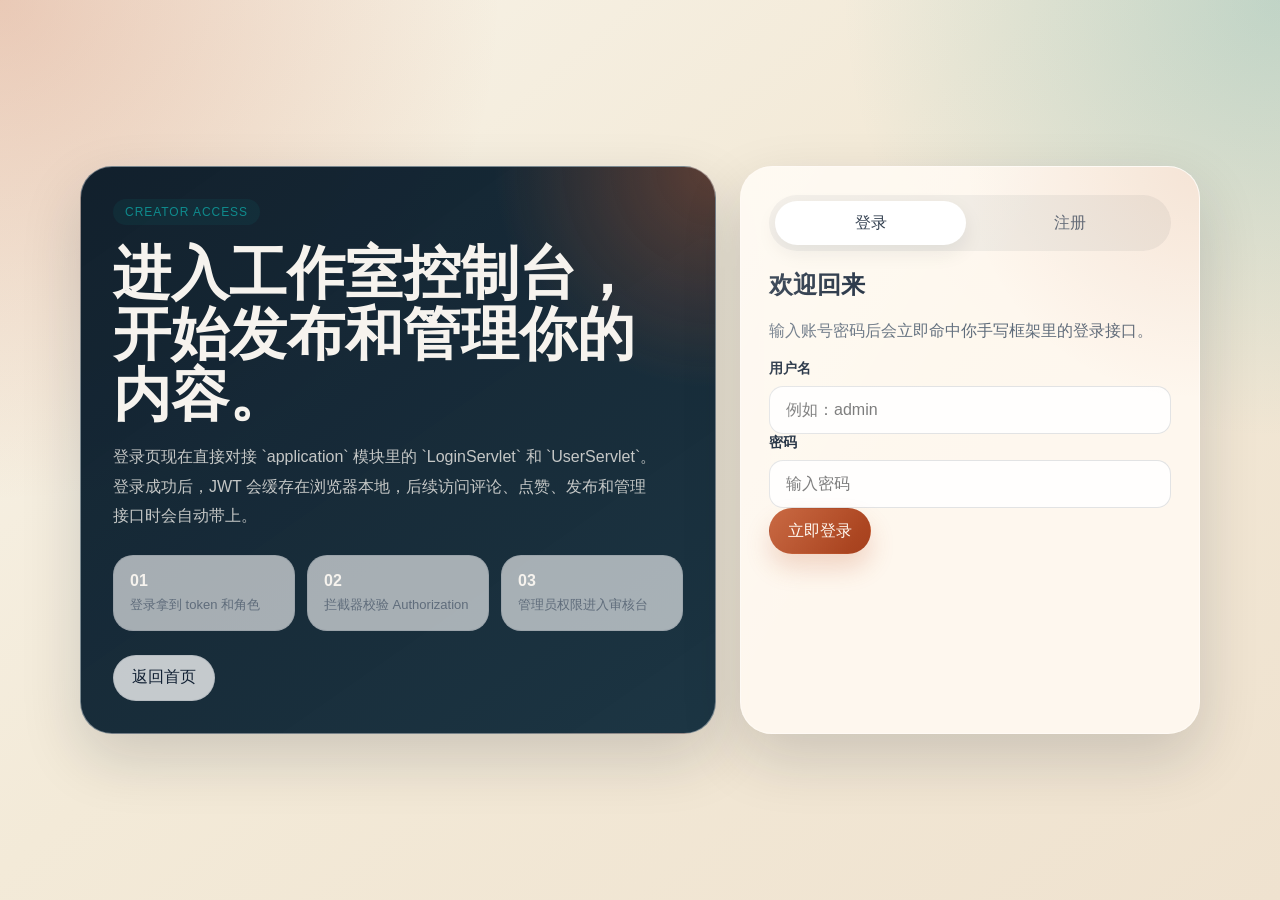
<file: application/src/main/webapp/auth.html>
<!DOCTYPE html>
<html lang="zh-CN">
<head>
    <meta charset="UTF-8">
    <meta name="viewport" content="width=device-width, initial-scale=1.0">
    <title>Video Studio | 登录与注册</title>
    <link rel="stylesheet" href="./assets/css/app.css">
</head>
<body>
<div class="auth-page">
    <div class="auth-layout">
        <section class="auth-intro">
            <span class="hero-kicker">Creator Access</span>
            <h1>进入工作室控制台，开始发布和管理你的内容。</h1>
            <p>
                登录页现在直接对接 `application` 模块里的 `LoginServlet` 和 `UserServlet`。
                登录成功后，JWT 会缓存在浏览器本地，后续访问评论、点赞、发布和管理接口时会自动带上。
            </p>
            <div class="hero-stats">
                <div class="mini-card">
                    <strong>01</strong>
                    <span>登录拿到 token 和角色</span>
                </div>
                <div class="mini-card">
                    <strong>02</strong>
                    <span>拦截器校验 Authorization</span>
                </div>
                <div class="mini-card">
                    <strong>03</strong>
                    <span>管理员权限进入审核台</span>
                </div>
            </div>
            <div class="hero-actions">
                <a class="btn btn-secondary" href="./index.html">返回首页</a>
                <a class="btn btn-secondary hidden" href="./admin.html" data-admin-only>进入管理台</a>
            </div>
        </section>

        <section class="auth-card">
            <div class="tab-row">
                <button class="tab-btn is-active" type="button" data-tab="login">登录</button>
                <button class="tab-btn" type="button" data-tab="register">注册</button>
            </div>

            <div id="already-login" class="status-banner hidden" style="margin-bottom: 18px;">
                <div>
                    <strong>当前已经登录</strong>
                    <span data-session-label>创作者模式</span>
                </div>
                <button class="btn btn-ghost" type="button" data-logout>退出</button>
            </div>

            <form id="login-panel" class="form-panel is-active field-grid">
                <div>
                    <h2>欢迎回来</h2>
                    <p class="muted">输入账号密码后会立即命中你手写框架里的登录接口。</p>
                </div>
                <div class="field">
                    <label for="login-username">用户名</label>
                    <input id="login-username" name="username" type="text" placeholder="例如：admin">
                </div>
                <div class="field">
                    <label for="login-password">密码</label>
                    <input id="login-password" name="password" type="password" placeholder="输入密码">
                </div>
                <button class="btn btn-primary" type="submit">立即登录</button>
            </form>

            <form id="register-panel" class="form-panel field-grid">
                <div>
                    <h2>创建创作者账号</h2>
                    <p class="muted">普通用户名会注册成 `user`，如果用户名是 `admin` 会被创建为管理员。</p>
                </div>
                <div class="field">
                    <label for="register-username">用户名</label>
                    <input id="register-username" name="username" type="text" placeholder="输入新用户名">
                </div>
                <div class="field">
                    <label for="register-password">密码</label>
                    <input id="register-password" name="password" type="password" placeholder="设置密码">
                </div>
                <button class="btn btn-accent" type="submit">注册并创建账号</button>
            </form>
        </section>
    </div>
</div>

<script src="./assets/js/app.js"></script>
<script>
    (function () {
        const tabButtons = Array.from(document.querySelectorAll("[data-tab]"));
        const loginPanel = document.getElementById("login-panel");
        const registerPanel = document.getElementById("register-panel");
        const loginForm = loginPanel;
        const registerForm = registerPanel;
        const alreadyLogin = document.getElementById("already-login");

        function switchTab(tabName) {
            tabButtons.forEach(function (button) {
                button.classList.toggle("is-active", button.getAttribute("data-tab") === tabName);
            });
            loginPanel.classList.toggle("is-active", tabName === "login");
            registerPanel.classList.toggle("is-active", tabName === "register");
        }

        function syncLoginState() {
            const loggedIn = StudioApp.isLoggedIn();
            alreadyLogin.classList.toggle("hidden", !loggedIn);
            loginForm.classList.toggle("hidden", loggedIn);
            registerForm.classList.toggle("hidden", loggedIn);
        }

        tabButtons.forEach(function (button) {
            button.addEventListener("click", function () {
                switchTab(button.getAttribute("data-tab"));
            });
        });

        loginForm.addEventListener("submit", async function (event) {
            event.preventDefault();
            const submitButton = loginForm.querySelector("button");
            submitButton.disabled = true;
            submitButton.textContent = "登录中...";

            try {
                const formData = new FormData(loginForm);
                const result = await StudioApp.request("api/auth/login", {
                    method: "POST",
                    form: {
                        username: formData.get("username"),
                        password: formData.get("password")
                    }
                });
                StudioApp.saveSession(result);
                StudioApp.showToast("登录成功，正在进入首页", "success");
                StudioApp.attachSessionUi();
                syncLoginState();
                window.setTimeout(function () {
                    window.location.href = StudioApp.isAdmin() ? "./admin.html" : "./index.html";
                }, 420);
            } catch (error) {
                StudioApp.showToast(error.message, "error");
            } finally {
                submitButton.disabled = false;
                submitButton.textContent = "立即登录";
            }
        });

        registerForm.addEventListener("submit", async function (event) {
            event.preventDefault();
            const submitButton = registerForm.querySelector("button");
            submitButton.disabled = true;
            submitButton.textContent = "注册中...";

            try {
                const formData = new FormData(registerForm);
                await StudioApp.request("api/auth/register", {
                    method: "POST",
                    form: {
                        username: formData.get("username"),
                        password: formData.get("password")
                    }
                });
                StudioApp.showToast("注册成功，现在可以直接登录", "success");
                document.getElementById("login-username").value = String(formData.get("username") || "");
                document.getElementById("login-password").value = String(formData.get("password") || "");
                registerForm.reset();
                switchTab("login");
            } catch (error) {
                StudioApp.showToast(error.message, "error");
            } finally {
                submitButton.disabled = false;
                submitButton.textContent = "注册并创建账号";
            }
        });

        StudioApp.attachSessionUi();
        StudioApp.mountLogout();
        syncLoginState();
    }());
</script>
</body>
</html>
</file>
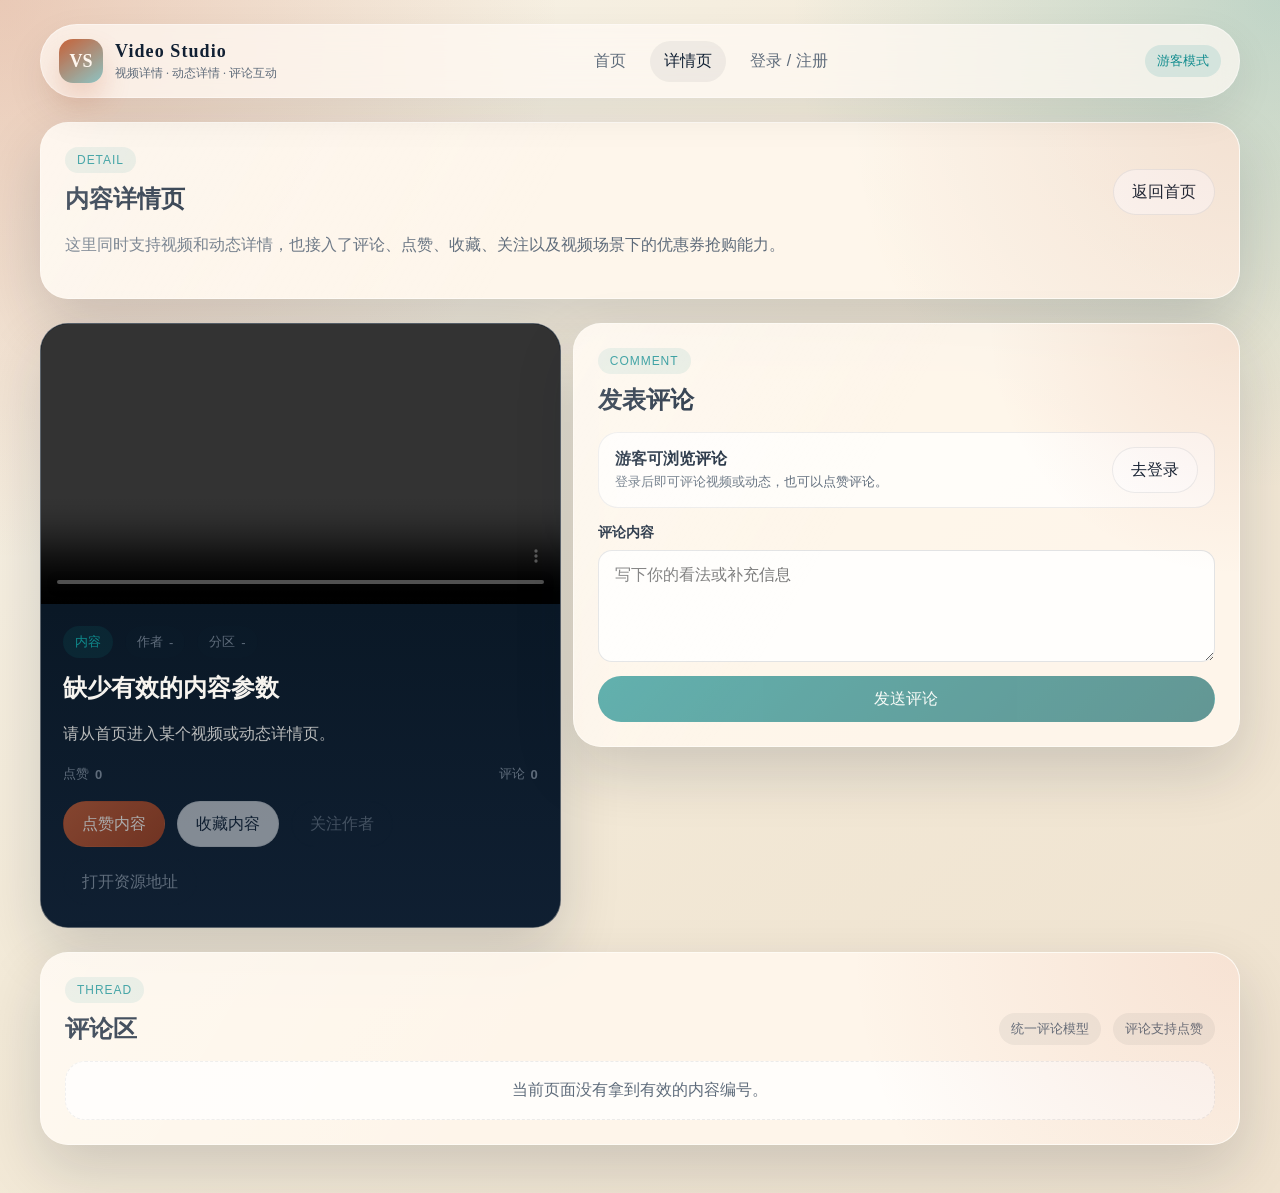
<file: application/src/main/webapp/video-detail.html>
<!DOCTYPE html>
<html lang="zh-CN">
<head>
    <meta charset="UTF-8">
    <meta name="viewport" content="width=device-width, initial-scale=1.0">
    <title>Video Studio | 内容详情</title>
    <link rel="stylesheet" href="./assets/css/app.css">
</head>
<body>
<div class="page-shell">
    <header class="topbar">
        <a class="brand" href="./index.html">
            <div class="brand-mark">VS</div>
            <div class="brand-copy">
                <strong>Video Studio</strong>
                <span>视频详情 · 动态详情 · 评论互动</span>
            </div>
        </a>
        <nav class="nav-links">
            <a class="nav-link" href="./index.html">首页</a>
            <a class="nav-link is-active" href="./video-detail.html?id=1&type=video">详情页</a>
            <a class="nav-link hidden" href="./admin.html" data-admin-only>管理台</a>
            <a class="nav-link" href="./auth.html" data-guest-only>登录 / 注册</a>
        </nav>
        <div class="nav-actions">
            <span class="pill" data-session-label>游客模式</span>
            <button class="btn btn-ghost hidden" type="button" data-logout data-user-only>退出登录</button>
        </div>
    </header>

    <section class="panel" style="margin-bottom: 24px;">
        <div class="section-head">
            <div>
                <span class="section-kicker">Detail</span>
                <h2>内容详情页</h2>
            </div>
            <div class="inline-actions">
                <a class="btn btn-secondary" href="./index.html">返回首页</a>
                <a class="btn btn-secondary hidden" href="./admin.html" data-admin-only>进入管理台</a>
            </div>
        </div>
        <p class="muted">
            这里同时支持视频和动态详情，也接入了评论、点赞、收藏、关注以及视频场景下的优惠券抢购能力。
        </p>
    </section>

    <section class="content-grid columns-2">
        <div>
            <div class="content-stage">
                <video id="detail-video" controls playsinline></video>
                <div id="dynamic-preview" class="content-preview hidden"></div>
                <div class="video-info">
                    <div class="tag-row" style="margin-bottom: 14px;">
                        <span class="pill" id="content-type-label">内容</span>
                        <span class="tag">作者 <span id="content-author">-</span></span>
                        <span class="tag">分区 <span id="content-category">-</span></span>
                    </div>
                    <h1 id="content-title" style="margin: 0 0 10px; font-family: Georgia, STZhongsong, serif;">加载中...</h1>
                    <p id="content-description" class="muted">正在拉取详情数据。</p>
                    <div class="video-footer" style="margin-top: 18px;">
                        <span class="metric">点赞 <strong id="content-like-count">0</strong></span>
                        <span class="metric">评论 <strong id="content-comment-count">0</strong></span>
                    </div>
                    <div class="inline-actions" style="margin-top: 18px;">
                        <button id="like-btn" class="btn btn-primary" type="button">点赞内容</button>
                        <button id="favorite-btn" class="btn btn-secondary" type="button">收藏内容</button>
                        <button id="follow-btn" class="btn btn-ghost" type="button">关注作者</button>
                        <a id="source-link" class="btn btn-ghost" href="#" target="_blank" rel="noopener">打开资源地址</a>
                    </div>
                </div>
            </div>

            <section id="coupon-panel" class="panel" style="margin-top: 24px;">
                <div class="section-head">
                    <div>
                        <span class="section-kicker">Coupon</span>
                        <h2>限时优惠抢购</h2>
                    </div>
                    <span class="tag">实时库存 · 成功即发码</span>
                </div>
                <p id="coupon-panel-tip" class="muted">
                    当前视频如果挂了优惠活动，这里会展示抢购时间、库存和领券入口。
                </p>
                <div id="coupon-list" class="coupon-list"></div>
            </section>
        </div>

        <aside class="panel">
            <div class="section-head">
                <div>
                    <span class="section-kicker">Comment</span>
                    <h2>发表评论</h2>
                </div>
            </div>
            <div class="status-banner" style="margin-bottom: 16px;">
                <div>
                    <strong id="comment-status-title">游客可浏览评论</strong>
                    <span id="comment-status-text">登录后即可评论视频或动态，也可以点赞评论。</span>
                </div>
                <a class="btn btn-secondary" href="./auth.html" data-guest-only>去登录</a>
            </div>
            <form id="comment-form" class="field-grid">
                <div class="field">
                    <label for="comment-content">评论内容</label>
                    <textarea id="comment-content" name="content" placeholder="写下你的看法或补充信息"></textarea>
                </div>
                <button class="btn btn-accent" type="submit">发送评论</button>
            </form>
        </aside>
    </section>

    <section class="panel" style="margin-top: 24px;">
        <div class="section-head">
            <div>
                <span class="section-kicker">Thread</span>
                <h2>评论区</h2>
            </div>
            <div class="tag-row">
                <span class="tag">统一评论模型</span>
                <span class="tag">评论支持点赞</span>
            </div>
        </div>
        <div id="comment-list" class="comment-list"></div>
    </section>
</div>

<script src="./assets/js/app.js"></script>
<script>
    (function () {
        const params = new URLSearchParams(window.location.search);
        const contentId = params.get("id");
        const contentType = (params.get("type") || "video").toLowerCase();
        const commentForm = document.getElementById("comment-form");
        const commentList = document.getElementById("comment-list");
        const likeButton = document.getElementById("like-btn");
        const favoriteButton = document.getElementById("favorite-btn");
        const followButton = document.getElementById("follow-btn");
        const videoStage = document.getElementById("detail-video");
        const dynamicPreview = document.getElementById("dynamic-preview");
        const couponPanel = document.getElementById("coupon-panel");
        const couponList = document.getElementById("coupon-list");
        const couponPanelTip = document.getElementById("coupon-panel-tip");

        let currentContent = null;
        let couponRefreshTimer = null;

        if (!contentId || (contentType !== "video" && contentType !== "dynamic")) {
            document.getElementById("content-title").textContent = "缺少有效的内容参数";
            document.getElementById("content-description").textContent = "请从首页进入某个视频或动态详情页。";
            likeButton.disabled = true;
            favoriteButton.disabled = true;
            followButton.disabled = true;
            commentForm.querySelector("button").disabled = true;
            commentList.innerHTML = '<div class="empty-state">当前页面没有拿到有效的内容编号。</div>';
            couponPanel.classList.add("hidden");
            return;
        }

        function isVideo() {
            return contentType === "video";
        }

        function commentTargetType() {
            return isVideo() ? StudioApp.CONTENT_TARGET.VIDEO : StudioApp.CONTENT_TARGET.DYNAMIC;
        }

        function likeTargetType() {
            return isVideo() ? StudioApp.LIKE_TARGET.VIDEO : StudioApp.LIKE_TARGET.DYNAMIC;
        }

        function favoriteTargetType() {
            return isVideo() ? StudioApp.FAVORITE_TARGET.VIDEO : StudioApp.FAVORITE_TARGET.DYNAMIC;
        }

        function syncCommentState() {
            const loggedIn = StudioApp.isLoggedIn();
            document.getElementById("comment-status-title").textContent = loggedIn ? "已登录，可直接发表评论" : "游客可浏览评论";
            document.getElementById("comment-status-text").textContent = loggedIn
                ? "评论会写入统一目标模型，视频和动态共用同一套评论能力。"
                : "登录后即可评论视频或动态，也可以点赞评论。";
            commentForm.querySelector("textarea").disabled = !loggedIn;
            commentForm.querySelector("button").disabled = !loggedIn;
        }

        function renderDynamicPreview(content) {
            const mediaUrl = content.mediaUrl || "";
            if (!mediaUrl) {
                dynamicPreview.innerHTML = '<div class="detail-richtext">' + StudioApp.escapeHtml(content.content || "这条动态没有额外媒体资源。").replace(/\n/g, "<br>") + '</div>';
                return;
            }

            const safeUrl = StudioApp.escapeHtml(mediaUrl);
            if (/\.(png|jpg|jpeg|gif|webp|bmp|svg)(\?.*)?$/i.test(mediaUrl)) {
                dynamicPreview.innerHTML = '<img src="' + safeUrl + '" alt="动态图片">';
                return;
            }
            if (/\.(mp4|webm|ogg|mov)(\?.*)?$/i.test(mediaUrl)) {
                dynamicPreview.innerHTML = '<video controls playsinline src="' + safeUrl + '"></video>';
                return;
            }
            dynamicPreview.innerHTML = ''
                + '<div class="detail-richtext">' + StudioApp.escapeHtml(content.content || "") + '</div>'
                + '<a class="btn btn-secondary" href="' + safeUrl + '" target="_blank" rel="noopener">打开动态媒体</a>';
        }

        function applyActionState() {
            likeButton.textContent = isVideo() ? "点赞视频" : "点赞动态";
            favoriteButton.textContent = currentContent && currentContent.favorited ? "已收藏" : "收藏内容";
            followButton.textContent = currentContent && currentContent.followed ? "已关注作者" : "关注作者";
        }

        function renderComments(comments) {
            if (!comments.length) {
                commentList.innerHTML = '<div class="empty-state">这里还没有评论，来留下一条吧。</div>';
                return;
            }

            commentList.innerHTML = comments.map(function (comment) {
                return ''
                    + '<article class="comment-card">'
                    + '  <div class="comment-body">'
                    + '    <div class="comment-author">'
                    + '      <div class="avatar">U' + StudioApp.escapeHtml(comment.userId) + '</div>'
                    + '      <div>'
                    + '        <strong>用户 #' + StudioApp.escapeHtml(comment.userId) + '</strong>'
                    + '        <div class="muted">评论 ID ' + StudioApp.escapeHtml(comment.id) + '</div>'
                    + '      </div>'
                    + '    </div>'
                    + '    <p class="comment-text">' + StudioApp.escapeHtml(comment.content || "") + '</p>'
                    + '    <div class="comment-footer">'
                    + '      <span class="metric">点赞 ' + StudioApp.formatCount(comment.likeCount) + '</span>'
                    + '      <div class="comment-toolbar">'
                    + '        <button class="btn btn-secondary" type="button" data-like-comment="' + StudioApp.escapeHtml(comment.id) + '">点赞评论</button>'
                    + '      </div>'
                    + '    </div>'
                    + '  </div>'
                    + '</article>';
            }).join("");

            commentList.querySelectorAll("[data-like-comment]").forEach(function (button) {
                button.addEventListener("click", async function () {
                    if (!StudioApp.requireLogin("auth.html")) {
                        return;
                    }
                    button.disabled = true;
                    try {
                        await StudioApp.request("api/likes/toggle", {
                            method: "POST",
                            form: {
                                targetType: StudioApp.LIKE_TARGET.COMMENT,
                                targetId: button.getAttribute("data-like-comment")
                            }
                        });
                        StudioApp.showToast("评论点赞状态已更新", "success");
                        await loadComments();
                    } catch (error) {
                        StudioApp.showToast(error.message, "error");
                    } finally {
                        button.disabled = false;
                    }
                });
            });
        }

        function renderCoupons(coupons) {
            if (!isVideo()) {
                couponPanel.classList.add("hidden");
                return;
            }

            couponPanel.classList.remove("hidden");
            if (!Array.isArray(coupons) || !coupons.length) {
                couponPanelTip.textContent = "当前视频还没有配置优惠活动。";
                couponList.innerHTML = '<div class="empty-state">博主暂时还没有挂券，稍后再来看看。</div>';
                return;
            }

            couponPanelTip.textContent = "库存、时间窗口和领券状态会自动刷新，抢到后会立刻生成优惠券码。";
            couponList.innerHTML = coupons.map(function (coupon) {
                const codeBlock = coupon.alreadyClaimed
                    ? '<div class="coupon-code">券码：' + StudioApp.escapeHtml(coupon.couponCode || "") + '</div>'
                    : '';
                const claimLabel = coupon.alreadyClaimed ? "已领取" : (coupon.canClaim ? "立即抢购" : coupon.statusText);
                return ''
                    + '<article class="coupon-card">'
                    + '  <div class="coupon-card-head">'
                    + '    <div>'
                    + '      <div class="coupon-platform">' + StudioApp.escapeHtml(coupon.platformName || "优惠平台") + '</div>'
                    + '      <h3>' + StudioApp.escapeHtml(coupon.title || "限时优惠") + '</h3>'
                    + '    </div>'
                    + '    <span class="pill">' + StudioApp.escapeHtml(coupon.statusText || "活动中") + '</span>'
                    + '  </div>'
                    + '  <div class="coupon-meta-row">'
                    + '    <span class="tag">库存 ' + StudioApp.formatCount(coupon.availableStock) + ' / ' + StudioApp.formatCount(coupon.totalStock) + '</span>'
                    + '    <span class="tag">开始 ' + StudioApp.escapeHtml(coupon.startTime || "--") + '</span>'
                    + '    <span class="tag">结束 ' + StudioApp.escapeHtml(coupon.endTime || "--") + '</span>'
                    + '  </div>'
                    + '  <div class="coupon-actions">'
                    + '    <button class="btn btn-accent" type="button" data-claim-coupon="' + StudioApp.escapeHtml(coupon.id) + '" ' + (!coupon.canClaim || coupon.alreadyClaimed ? "disabled" : "") + '>' + claimLabel + '</button>'
                    + '    <a class="btn btn-secondary" href="' + StudioApp.escapeHtml(coupon.couponLink || "#") + '" target="_blank" rel="noopener">打开链接</a>'
                    + '  </div>'
                    + codeBlock
                    + '</article>';
            }).join("");

            couponList.querySelectorAll("[data-claim-coupon]").forEach(function (button) {
                button.addEventListener("click", async function () {
                    if (!StudioApp.requireLogin("auth.html")) {
                        return;
                    }
                    const activityId = button.getAttribute("data-claim-coupon");
                    button.disabled = true;
                    button.textContent = "抢购中...";
                    try {
                        const result = await StudioApp.request("api/coupons/claim", {
                            method: "POST",
                            form: {
                                activityId: activityId
                            }
                        });
                        StudioApp.showToast((result.message || "抢购成功") + "，券码：" + (result.couponCode || "--"), "success");
                        await loadCoupons(false);
                    } catch (error) {
                        StudioApp.showToast(error.message, "error");
                        await loadCoupons(false);
                    }
                });
            });
        }

        async function loadCoupons(silent) {
            if (!isVideo()) {
                couponPanel.classList.add("hidden");
                return;
            }
            if (!silent) {
                couponList.innerHTML = '<div class="empty-state">正在拉取优惠活动...</div>';
            }
            try {
                const coupons = await StudioApp.request("api/coupons/video?videoId=" + encodeURIComponent(contentId));
                renderCoupons(Array.isArray(coupons) ? coupons : []);
            } catch (error) {
                couponPanel.classList.remove("hidden");
                couponPanelTip.textContent = "优惠模块暂时不可用。";
                couponList.innerHTML = '<div class="empty-state">优惠活动加载失败：' + StudioApp.escapeHtml(error.message) + '</div>';
            }
        }

        function startCouponRefresh() {
            if (!isVideo()) {
                return;
            }
            if (couponRefreshTimer) {
                window.clearInterval(couponRefreshTimer);
            }
            couponRefreshTimer = window.setInterval(function () {
                loadCoupons(true);
            }, 10000);
        }

        async function loadContentDetail() {
            const endpoint = isVideo() ? "api/videos/detail?id=" : "api/dynamics/detail?id=";
            try {
                currentContent = await StudioApp.request(endpoint + encodeURIComponent(contentId));
                document.getElementById("content-type-label").textContent = isVideo() ? "视频" : "动态";
                document.getElementById("content-author").textContent = currentContent.authorName || currentContent.uploaderName || ("#" + (currentContent.authorId || currentContent.uploaderId));
                document.getElementById("content-category").textContent = currentContent.category || "未分区";
                document.getElementById("content-title").textContent = isVideo() ? (currentContent.title || "未命名视频") : ("动态 #" + currentContent.id);
                document.getElementById("content-description").textContent = isVideo()
                    ? (currentContent.description || "作者还没有补充视频简介。")
                    : (currentContent.content || "作者发布了一条新动态。");
                document.getElementById("content-like-count").textContent = StudioApp.formatCount(currentContent.likeCount);
                document.getElementById("content-comment-count").textContent = StudioApp.formatCount(currentContent.commentCount);

                if (isVideo()) {
                    videoStage.classList.remove("hidden");
                    dynamicPreview.classList.add("hidden");
                    videoStage.src = currentContent.videoUrl || "";
                    document.getElementById("source-link").href = currentContent.videoUrl || "#";
                    await loadCoupons(false);
                } else {
                    videoStage.classList.add("hidden");
                    dynamicPreview.classList.remove("hidden");
                    renderDynamicPreview(currentContent);
                    document.getElementById("source-link").href = currentContent.mediaUrl || "#";
                    couponPanel.classList.add("hidden");
                }

                applyActionState();
            } catch (error) {
                document.getElementById("content-title").textContent = "内容加载失败";
                document.getElementById("content-description").textContent = error.message;
                likeButton.disabled = true;
                favoriteButton.disabled = true;
                followButton.disabled = true;
                couponPanel.classList.add("hidden");
            }
        }

        async function loadComments() {
            commentList.innerHTML = '<div class="empty-state">正在加载评论...</div>';
            try {
                const query = isVideo()
                    ? "videoId=" + encodeURIComponent(contentId)
                    : "targetType=" + encodeURIComponent(commentTargetType()) + "&targetId=" + encodeURIComponent(contentId);
                const comments = await StudioApp.request("api/comments/list?" + query);
                renderComments(Array.isArray(comments) ? comments : []);
            } catch (error) {
                commentList.innerHTML = '<div class="empty-state">评论加载失败：' + StudioApp.escapeHtml(error.message) + '</div>';
            }
        }

        likeButton.addEventListener("click", async function () {
            if (!StudioApp.requireLogin("auth.html")) {
                return;
            }
            likeButton.disabled = true;
            likeButton.textContent = "处理中...";
            try {
                await StudioApp.request("api/likes/toggle", {
                    method: "POST",
                    form: {
                        targetType: likeTargetType(),
                        targetId: contentId
                    }
                });
                StudioApp.showToast("点赞状态已更新", "success");
                await loadContentDetail();
            } catch (error) {
                StudioApp.showToast(error.message, "error");
            } finally {
                likeButton.disabled = false;
                applyActionState();
            }
        });

        favoriteButton.addEventListener("click", async function () {
            if (!StudioApp.requireLogin("auth.html")) {
                return;
            }
            favoriteButton.disabled = true;
            try {
                await StudioApp.request("api/social/favorite/toggle", {
                    method: "POST",
                    form: {
                        targetType: favoriteTargetType(),
                        targetId: contentId
                    }
                });
                await loadContentDetail();
                StudioApp.showToast("收藏状态已更新", "success");
            } catch (error) {
                StudioApp.showToast(error.message, "error");
            } finally {
                favoriteButton.disabled = false;
            }
        });

        followButton.addEventListener("click", async function () {
            if (!StudioApp.requireLogin("auth.html")) {
                return;
            }
            if (!currentContent) {
                return;
            }
            followButton.disabled = true;
            try {
                await StudioApp.request("api/social/follow/toggle", {
                    method: "POST",
                    form: {
                        followeeId: currentContent.authorId || currentContent.uploaderId
                    }
                });
                await loadContentDetail();
                StudioApp.showToast("关注状态已更新", "success");
            } catch (error) {
                StudioApp.showToast(error.message, "error");
            } finally {
                followButton.disabled = false;
            }
        });

        commentForm.addEventListener("submit", async function (event) {
            event.preventDefault();
            if (!StudioApp.requireLogin("auth.html")) {
                return;
            }

            const submitButton = commentForm.querySelector("button");
            const textarea = commentForm.querySelector("textarea");
            submitButton.disabled = true;
            submitButton.textContent = "发送中...";

            try {
                await StudioApp.request("api/comments/create", {
                    method: "POST",
                    form: isVideo()
                        ? {
                            videoId: contentId,
                            content: textarea.value
                        }
                        : {
                            targetType: commentTargetType(),
                            targetId: contentId,
                            content: textarea.value
                        }
                });
                textarea.value = "";
                StudioApp.showToast("评论发布成功", "success");
                await loadComments();
                await loadContentDetail();
            } catch (error) {
                StudioApp.showToast(error.message, "error");
            } finally {
                submitButton.disabled = false;
                submitButton.textContent = "发送评论";
            }
        });

        StudioApp.attachSessionUi();
        StudioApp.mountLogout();
        syncCommentState();
        startCouponRefresh();
        loadContentDetail();
        loadComments();
    }());
</script>
</body>
</html>
</file>
<file: application/src/main/webapp/assets/css/app.css>
:root {
    --bg-ink: #0d1b2a;
    --bg-deep: #132238;
    --bg-soft: #f5efe4;
    --surface: rgba(255, 248, 237, 0.88);
    --surface-strong: rgba(255, 255, 255, 0.95);
    --surface-dark: rgba(14, 30, 48, 0.86);
    --line: rgba(16, 33, 52, 0.12);
    --line-strong: rgba(16, 33, 52, 0.2);
    --brand: #c45b31;
    --brand-strong: #a5401d;
    --accent: #0f8b8d;
    --accent-soft: #dbf5f5;
    --success: #157347;
    --danger: #ba3b46;
    --text: #112033;
    --text-muted: #5f6c7b;
    --shadow: 0 24px 60px rgba(13, 27, 42, 0.16);
    --radius-xl: 28px;
    --radius-lg: 20px;
    --radius-md: 14px;
    --radius-sm: 10px;
}

* {
    box-sizing: border-box;
}

html {
    scroll-behavior: smooth;
}

body {
    margin: 0;
    min-height: 100vh;
    color: var(--text);
    background:
        radial-gradient(circle at top left, rgba(196, 91, 49, 0.28), transparent 32%),
        radial-gradient(circle at top right, rgba(15, 139, 141, 0.22), transparent 28%),
        linear-gradient(140deg, #f8f4ea 0%, #f3ead8 44%, #efe2cf 100%);
    font-family: "Trebuchet MS", "Microsoft YaHei", "PingFang SC", sans-serif;
}

a {
    color: inherit;
    text-decoration: none;
}

button,
input,
textarea,
select {
    font: inherit;
}

button {
    cursor: pointer;
    border: 0;
}

img,
video {
    max-width: 100%;
    display: block;
}

.page-shell {
    width: min(1200px, calc(100% - 32px));
    margin: 0 auto;
    padding: 24px 0 48px;
}

.topbar {
    position: sticky;
    top: 16px;
    z-index: 10;
    display: flex;
    align-items: center;
    justify-content: space-between;
    gap: 16px;
    padding: 14px 18px;
    margin-bottom: 24px;
    border: 1px solid rgba(255, 255, 255, 0.4);
    border-radius: 999px;
    background: rgba(255, 250, 244, 0.72);
    backdrop-filter: blur(16px);
    box-shadow: 0 16px 40px rgba(13, 27, 42, 0.08);
}

.brand {
    display: flex;
    align-items: center;
    gap: 12px;
    font-family: "Georgia", "STZhongsong", serif;
}

.brand-mark {
    width: 44px;
    height: 44px;
    border-radius: 14px;
    background:
        linear-gradient(145deg, rgba(196, 91, 49, 0.96), rgba(122, 188, 190, 0.86));
    color: #fff7ef;
    display: grid;
    place-items: center;
    font-size: 18px;
    font-weight: 700;
    box-shadow: 0 16px 28px rgba(196, 91, 49, 0.22);
}

.brand-copy strong {
    display: block;
    font-size: 18px;
    letter-spacing: 0.06em;
}

.brand-copy span {
    display: block;
    margin-top: 3px;
    color: var(--text-muted);
    font-size: 12px;
}

.nav-links,
.nav-actions {
    display: flex;
    align-items: center;
    gap: 10px;
    flex-wrap: wrap;
}

.nav-link {
    padding: 10px 14px;
    border-radius: 999px;
    color: var(--text-muted);
    transition: all 0.25s ease;
}

.nav-link:hover,
.nav-link.is-active {
    color: var(--text);
    background: rgba(17, 32, 51, 0.06);
}

.hero {
    display: grid;
    grid-template-columns: minmax(0, 1.25fr) minmax(320px, 0.75fr);
    gap: 24px;
    margin-bottom: 24px;
}

.hero-panel,
.panel {
    position: relative;
    overflow: hidden;
    border: 1px solid rgba(255, 255, 255, 0.45);
    border-radius: var(--radius-xl);
    background: var(--surface);
    box-shadow: var(--shadow);
}

.hero-panel {
    padding: 28px;
}

.hero-panel::before,
.panel::before,
.auth-card::before {
    content: "";
    position: absolute;
    inset: 0;
    pointer-events: none;
    background:
        linear-gradient(120deg, rgba(255, 255, 255, 0.28), transparent 42%),
        radial-gradient(circle at top right, rgba(196, 91, 49, 0.12), transparent 32%);
}

.hero-kicker,
.section-kicker {
    display: inline-flex;
    align-items: center;
    gap: 8px;
    padding: 6px 12px;
    border-radius: 999px;
    background: rgba(15, 139, 141, 0.1);
    color: var(--accent);
    font-size: 12px;
    letter-spacing: 0.08em;
    text-transform: uppercase;
}

.hero h1 {
    margin: 18px 0 12px;
    font-family: "Georgia", "STZhongsong", serif;
    font-size: clamp(34px, 5vw, 60px);
    line-height: 1.05;
}

.hero p {
    margin: 0;
    max-width: 44rem;
    color: var(--text-muted);
    font-size: 16px;
    line-height: 1.8;
}

.hero-actions,
.inline-actions,
.stack-actions {
    display: flex;
    align-items: center;
    gap: 12px;
    flex-wrap: wrap;
}

.hero-actions {
    margin-top: 24px;
}

.hero-stats {
    display: grid;
    grid-template-columns: repeat(3, minmax(0, 1fr));
    gap: 12px;
    margin-top: 24px;
}

.stat-chip,
.mini-card,
.metric-card {
    padding: 16px;
    border-radius: var(--radius-lg);
    background: rgba(255, 255, 255, 0.62);
    border: 1px solid rgba(17, 32, 51, 0.08);
}

.stat-chip strong,
.metric-card strong {
    display: block;
    font-size: 24px;
}

.stat-chip span,
.metric-card span,
.mini-card span {
    display: block;
    margin-top: 6px;
    color: var(--text-muted);
    font-size: 13px;
}

.hero-side {
    display: grid;
    gap: 16px;
}

.panel {
    padding: 24px;
}

.panel-dark {
    background: var(--surface-dark);
    color: #f6f3ee;
    border-color: rgba(255, 255, 255, 0.08);
}

.panel-dark .muted,
.panel-dark .eyebrow,
.panel-dark .field-hint {
    color: rgba(246, 243, 238, 0.72);
}

.eyebrow {
    color: var(--text-muted);
    text-transform: uppercase;
    letter-spacing: 0.08em;
    font-size: 12px;
}

.panel h2,
.panel h3,
.auth-card h1,
.auth-card h2 {
    margin: 0 0 10px;
    font-family: "Georgia", "STZhongsong", serif;
}

.muted {
    color: var(--text-muted);
    line-height: 1.7;
}

.btn {
    display: inline-flex;
    align-items: center;
    justify-content: center;
    gap: 8px;
    min-height: 46px;
    padding: 0 18px;
    border-radius: 999px;
    border: 1px solid transparent;
    transition: transform 0.2s ease, box-shadow 0.2s ease, background 0.2s ease;
}

.btn:hover {
    transform: translateY(-1px);
}

.btn-primary {
    color: #fff8f0;
    background: linear-gradient(135deg, var(--brand), var(--brand-strong));
    box-shadow: 0 14px 24px rgba(196, 91, 49, 0.22);
}

.btn-secondary {
    color: var(--text);
    background: rgba(255, 255, 255, 0.75);
    border-color: rgba(17, 32, 51, 0.08);
}

.btn-ghost {
    color: var(--text-muted);
    background: transparent;
    border-color: rgba(17, 32, 51, 0.12);
}

.btn-accent {
    color: #f5ffff;
    background: linear-gradient(135deg, #0f8b8d, #106466);
    box-shadow: 0 14px 24px rgba(15, 139, 141, 0.2);
}

.btn-danger {
    color: #fff7f7;
    background: linear-gradient(135deg, #cf4652, #91242d);
    box-shadow: 0 14px 24px rgba(186, 59, 70, 0.2);
}

.btn:disabled {
    opacity: 0.65;
    cursor: not-allowed;
    transform: none;
    box-shadow: none;
}

.tag-row,
.meta-row,
.toolbar,
.split-row,
.content-grid,
.stats-grid,
.admin-grid,
.comment-toolbar {
    display: flex;
    gap: 12px;
    flex-wrap: wrap;
}

.tag {
    display: inline-flex;
    align-items: center;
    gap: 6px;
    padding: 7px 12px;
    border-radius: 999px;
    background: rgba(17, 32, 51, 0.06);
    color: var(--text-muted);
    font-size: 13px;
}

.pill {
    display: inline-flex;
    align-items: center;
    gap: 8px;
    padding: 7px 12px;
    border-radius: 999px;
    background: rgba(15, 139, 141, 0.12);
    color: var(--accent);
    font-size: 13px;
}

.pill.admin {
    background: rgba(196, 91, 49, 0.12);
    color: var(--brand-strong);
}

.section-head {
    display: flex;
    align-items: end;
    justify-content: space-between;
    gap: 16px;
    margin-bottom: 16px;
}

.section-head h2,
.section-head h3 {
    margin: 10px 0 0;
}

.content-grid {
    align-items: start;
}

.content-grid.columns-2 > *:first-child {
    flex: 1.2 1 0;
}

.content-grid.columns-2 > *:last-child {
    flex: 0.8 1 320px;
}

.video-grid {
    display: grid;
    grid-template-columns: repeat(auto-fit, minmax(250px, 1fr));
    gap: 16px;
}

.video-card,
.comment-card,
.admin-item,
.empty-state {
    border-radius: var(--radius-lg);
    background: rgba(255, 255, 255, 0.74);
    border: 1px solid rgba(17, 32, 51, 0.08);
}

.video-card {
    overflow: hidden;
}

.video-cover {
    height: 170px;
    padding: 18px;
    display: flex;
    align-items: end;
    background:
        linear-gradient(145deg, rgba(196, 91, 49, 0.95), rgba(15, 139, 141, 0.78)),
        linear-gradient(180deg, transparent, rgba(13, 27, 42, 0.36));
    color: #fff8f0;
}

.video-cover span {
    display: inline-flex;
    padding: 6px 10px;
    border-radius: 999px;
    background: rgba(255, 255, 255, 0.14);
    backdrop-filter: blur(6px);
    font-size: 12px;
    letter-spacing: 0.06em;
}

.video-body,
.comment-body,
.admin-body,
.empty-state {
    padding: 18px;
}

.video-title,
.comment-title,
.admin-title {
    margin: 0;
    font-size: 20px;
    line-height: 1.3;
}

.video-desc,
.comment-text,
.admin-desc {
    margin: 10px 0 0;
    color: var(--text-muted);
    line-height: 1.75;
    min-height: 3.5em;
}

.video-footer,
.comment-footer,
.admin-footer {
    display: flex;
    align-items: center;
    justify-content: space-between;
    gap: 10px;
    margin-top: 16px;
    flex-wrap: wrap;
}

.metric {
    display: inline-flex;
    align-items: center;
    gap: 6px;
    color: var(--text-muted);
    font-size: 13px;
}

.field-grid {
    display: grid;
    gap: 14px;
}

.field-grid.two-col {
    grid-template-columns: repeat(2, minmax(0, 1fr));
}

.field {
    display: grid;
    gap: 8px;
}

.field label {
    font-weight: 600;
    font-size: 14px;
}

.field input,
.field textarea,
.field select {
    width: 100%;
    padding: 14px 16px;
    border: 1px solid rgba(17, 32, 51, 0.12);
    border-radius: var(--radius-md);
    background: rgba(255, 255, 255, 0.86);
    color: var(--text);
    outline: none;
    transition: border-color 0.2s ease, box-shadow 0.2s ease, background 0.2s ease;
}

.field textarea {
    min-height: 112px;
    resize: vertical;
}

.field input:focus,
.field textarea:focus,
.field select:focus {
    border-color: rgba(15, 139, 141, 0.58);
    box-shadow: 0 0 0 4px rgba(15, 139, 141, 0.12);
    background: #fff;
}

.field-hint {
    color: var(--text-muted);
    font-size: 12px;
    line-height: 1.6;
}

.search-bar {
    display: flex;
    align-items: center;
    gap: 10px;
    padding: 8px 10px;
    border-radius: 999px;
    border: 1px solid rgba(17, 32, 51, 0.1);
    background: rgba(255, 255, 255, 0.84);
}

.search-bar input {
    flex: 1;
    border: 0;
    background: transparent;
    outline: none;
    padding: 6px 4px;
}

.feed-toolbar,
.panel-stack {
    display: grid;
    gap: 16px;
}

.feed-filter-row {
    display: grid;
    grid-template-columns: minmax(0, 1fr) minmax(180px, 220px);
    gap: 12px;
    align-items: end;
}

.compact-field {
    gap: 6px;
}

.compact-field label {
    font-size: 12px;
    color: var(--text-muted);
}

.story-card .video-desc {
    min-height: 4.8em;
}

.feed-actions {
    display: flex;
    gap: 10px;
    flex-wrap: wrap;
    justify-content: flex-end;
}

.composer-panel {
    display: none;
}

.composer-panel.is-active {
    display: grid;
}

.content-stage {
    border-radius: var(--radius-xl);
    overflow: hidden;
    border: 1px solid rgba(255, 255, 255, 0.34);
    background: #091522;
    box-shadow: var(--shadow);
}

.content-stage video {
    width: 100%;
    min-height: 280px;
    background: #08111b;
}

.content-preview {
    padding: 24px;
    background:
        radial-gradient(circle at top right, rgba(196, 91, 49, 0.16), transparent 30%),
        linear-gradient(145deg, rgba(8, 24, 38, 0.96), rgba(14, 42, 58, 0.94));
    color: #f6f3ee;
}

.content-preview img,
.content-preview video {
    width: 100%;
    border-radius: var(--radius-lg);
}

.detail-richtext {
    line-height: 1.9;
    white-space: pre-wrap;
}

.video-stage {
    border-radius: var(--radius-xl);
    overflow: hidden;
    border: 1px solid rgba(255, 255, 255, 0.34);
    background: #091522;
    box-shadow: var(--shadow);
}

.video-stage video {
    width: 100%;
    min-height: 260px;
    background: #08111b;
}

.video-info {
    padding: 22px;
    background: linear-gradient(180deg, rgba(10, 24, 38, 0.96), rgba(16, 32, 51, 0.92));
    color: #f6f3ee;
}

.video-info .muted {
    color: rgba(246, 243, 238, 0.74);
}

.comment-list,
.admin-list {
    display: grid;
    gap: 14px;
}

.comment-card {
    position: relative;
    overflow: hidden;
}

.comment-card::after {
    content: "";
    position: absolute;
    inset: auto auto 0 0;
    width: 100%;
    height: 4px;
    background: linear-gradient(90deg, rgba(196, 91, 49, 0.75), rgba(15, 139, 141, 0.62));
}

.comment-author {
    display: flex;
    align-items: center;
    gap: 12px;
}

.avatar {
    width: 42px;
    height: 42px;
    border-radius: 14px;
    display: grid;
    place-items: center;
    color: #fff9f1;
    background: linear-gradient(145deg, #c45b31, #106466);
    font-weight: 700;
}

.auth-page {
    min-height: 100vh;
    display: grid;
    place-items: center;
    padding: 24px;
}

.auth-layout {
    width: min(1120px, 100%);
    display: grid;
    grid-template-columns: minmax(0, 1fr) minmax(380px, 460px);
    gap: 24px;
    align-items: stretch;
}

.auth-intro,
.auth-card {
    position: relative;
    overflow: hidden;
    border-radius: 32px;
    border: 1px solid rgba(255, 255, 255, 0.42);
    box-shadow: var(--shadow);
}

.auth-intro {
    padding: 32px;
    background:
        radial-gradient(circle at top right, rgba(196, 91, 49, 0.4), transparent 26%),
        linear-gradient(145deg, rgba(8, 24, 38, 0.96), rgba(14, 42, 58, 0.94));
    color: #f6f3ee;
}

.auth-intro h1 {
    margin: 18px 0 10px;
    font-size: clamp(34px, 5vw, 58px);
    line-height: 1.05;
}

.auth-intro p {
    max-width: 34rem;
    color: rgba(246, 243, 238, 0.78);
    line-height: 1.85;
}

.auth-card {
    padding: 28px;
    background: rgba(255, 249, 240, 0.92);
}

.tab-row {
    display: flex;
    gap: 8px;
    padding: 6px;
    border-radius: 999px;
    background: rgba(17, 32, 51, 0.06);
    margin-bottom: 18px;
}

.tab-btn {
    flex: 1;
    min-height: 44px;
    border-radius: 999px;
    background: transparent;
    color: var(--text-muted);
}

.tab-btn.is-active {
    color: var(--text);
    background: #fff;
    box-shadow: 0 8px 20px rgba(13, 27, 42, 0.08);
}

.form-panel {
    display: none;
}

.form-panel.is-active {
    display: block;
}

.empty-state {
    text-align: center;
    color: var(--text-muted);
    border-style: dashed;
}

.status-banner {
    display: flex;
    align-items: center;
    justify-content: space-between;
    gap: 12px;
    padding: 14px 16px;
    border-radius: var(--radius-lg);
    background: rgba(255, 255, 255, 0.72);
    border: 1px solid rgba(17, 32, 51, 0.08);
}

.status-banner strong {
    display: block;
}

.status-banner span {
    display: block;
    margin-top: 3px;
    color: var(--text-muted);
    font-size: 13px;
}

.toast-stack {
    position: fixed;
    right: 18px;
    bottom: 18px;
    z-index: 50;
    display: grid;
    gap: 10px;
}

.toast {
    min-width: 240px;
    max-width: 360px;
    padding: 14px 16px;
    border-radius: 16px;
    color: #fff8f0;
    background: rgba(16, 32, 51, 0.92);
    box-shadow: 0 20px 40px rgba(13, 27, 42, 0.28);
    animation: toast-rise 0.25s ease;
}

.toast.success {
    background: rgba(21, 115, 71, 0.92);
}

.toast.error {
    background: rgba(186, 59, 70, 0.94);
}

.coupon-list {
    display: grid;
    gap: 14px;
}

.coupon-card {
    border-radius: var(--radius-lg);
    border: 1px solid rgba(17, 32, 51, 0.08);
    background:
        linear-gradient(135deg, rgba(255, 255, 255, 0.84), rgba(255, 247, 233, 0.94)),
        rgba(255, 255, 255, 0.72);
    padding: 18px;
}

.coupon-card h3 {
    margin: 6px 0 0;
    font-size: 20px;
    font-family: "Georgia", "STZhongsong", serif;
}

.coupon-card-head,
.coupon-meta-row,
.coupon-actions,
.coupon-adjust-row {
    display: flex;
    gap: 12px;
    flex-wrap: wrap;
    align-items: center;
    justify-content: space-between;
}

.coupon-platform {
    color: var(--brand-strong);
    font-size: 12px;
    letter-spacing: 0.08em;
    text-transform: uppercase;
}

.coupon-meta-row {
    margin-top: 14px;
    justify-content: flex-start;
}

.coupon-actions,
.coupon-adjust-row {
    margin-top: 16px;
}

.coupon-code {
    margin-top: 16px;
    padding: 12px 14px;
    border-radius: var(--radius-md);
    background: rgba(15, 139, 141, 0.1);
    color: var(--accent);
    font-weight: 700;
    letter-spacing: 0.03em;
}

.coupon-adjust-input {
    flex: 1 1 220px;
    min-height: 46px;
    padding: 0 14px;
    border: 1px solid rgba(17, 32, 51, 0.12);
    border-radius: var(--radius-md);
    background: rgba(255, 255, 255, 0.92);
    color: var(--text);
    outline: none;
}

.coupon-adjust-input:focus {
    border-color: rgba(15, 139, 141, 0.58);
    box-shadow: 0 0 0 4px rgba(15, 139, 141, 0.12);
}

@keyframes toast-rise {
    from {
        opacity: 0;
        transform: translateY(8px);
    }
    to {
        opacity: 1;
        transform: translateY(0);
    }
}

.hidden {
    display: none !important;
}

@media (max-width: 980px) {
    .hero,
    .auth-layout,
    .content-grid.columns-2 {
        grid-template-columns: 1fr;
    }

    .hero-stats,
    .field-grid.two-col,
    .stats-grid {
        grid-template-columns: 1fr;
    }

    .feed-filter-row {
        grid-template-columns: 1fr;
    }

    .topbar {
        position: static;
        border-radius: 24px;
    }
}

@media (max-width: 720px) {
    .page-shell {
        width: min(100% - 20px, 100%);
        padding-top: 16px;
    }

    .topbar,
    .section-head,
    .status-banner,
    .video-footer,
    .comment-footer,
    .admin-footer {
        flex-direction: column;
        align-items: stretch;
    }

    .hero-panel,
    .panel,
    .auth-intro,
    .auth-card {
        padding: 20px;
    }

    .hero h1,
    .auth-intro h1 {
        font-size: 34px;
    }
}
</file>
